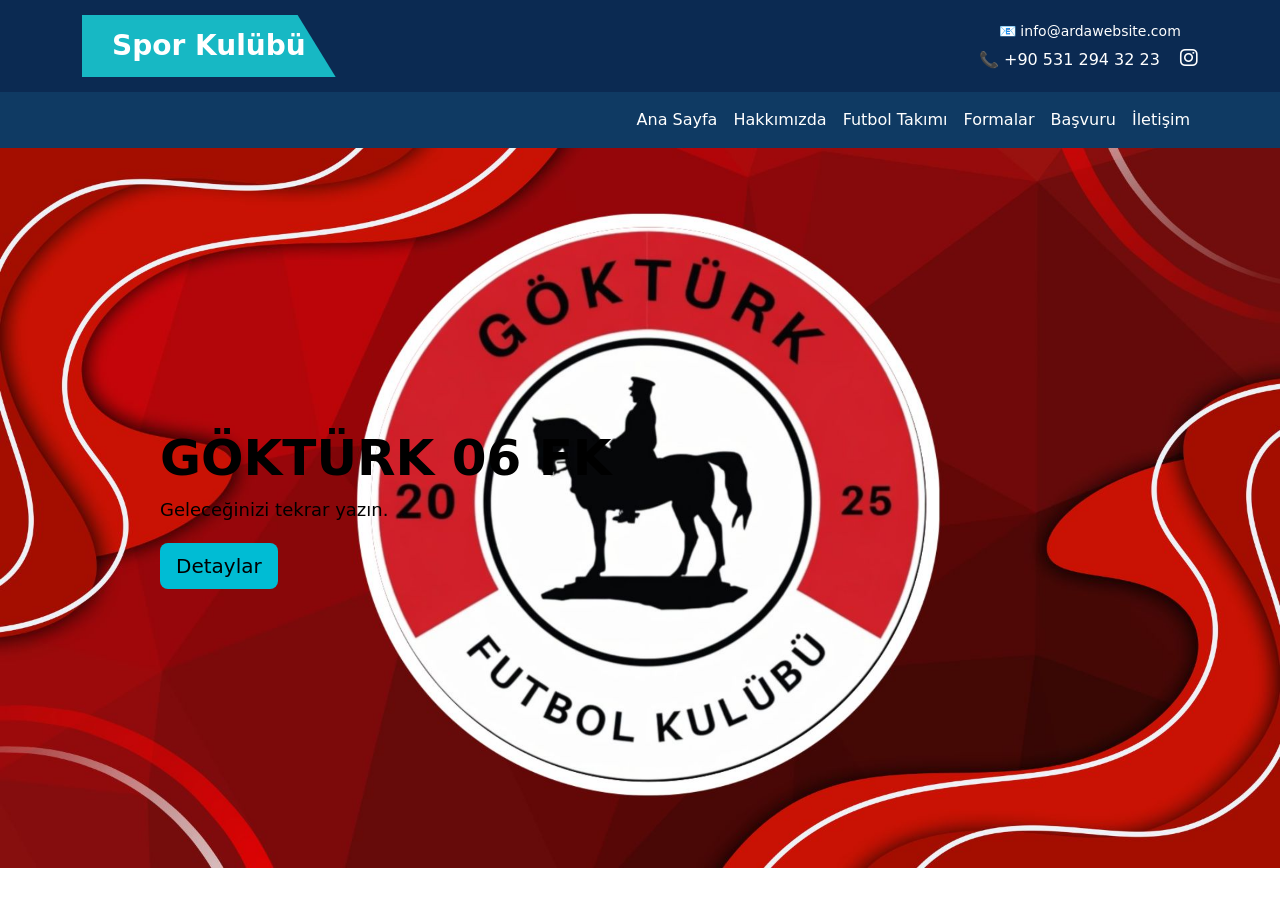
<file: index.html>
<!DOCTYPE html>
<html lang="tr">
<head>
<meta charset="UTF-8">
<meta name="viewport" content="width=device-width, initial-scale=1">

<title>Spor Kulübü</title>

<link href="https://cdn.jsdelivr.net/npm/bootstrap@5.3.2/dist/css/bootstrap.min.css" rel="stylesheet">

<link rel="stylesheet" href="https://cdn.jsdelivr.net/npm/bootstrap-icons@1.11.3/font/bootstrap-icons.css">

<link rel="stylesheet" href="style.css">
</head>

<link rel="stylesheet" href="https://cdnjs.cloudflare.com/ajax/libs/font-awesome/6.5.0/css/all.min.css">


<body>
    <div id="loader">
<img src="logo.png" class="loader-logo">
</div>


<!-- ÜST BAR -->
<div class="header-top">

<div class="container d-flex justify-content-between align-items-center">

<div class="site-title">
   <a class="navbar-brand" href="#">Spor Kulübü</a>
</div>

<div class="header-contact">
<span>📧 info@ardawebsite.com</span>
<div class="contact">
📞 +90 531 294 32 23

<a href="https://instagram.com/gokturkfk06"_blank class="insta">
<i class="fa-brands fa-instagram"></i>
</a>
</div>
</div>

</div>

</div>


<!-- MENÜ -->
<nav class="navbar navbar-expand-lg navbar-dark menu">

<div class="container">



<button class="navbar-toggler" type="button" data-bs-toggle="collapse" data-bs-target="#menu">
<span class="navbar-toggler-icon"></span>
</button>

<div class="collapse navbar-collapse" id="menu">

<ul class="navbar-nav ms-auto">

<li class="nav-item"><a class="nav-link" href="index.html">Ana Sayfa</a></li>

<li class="nav-item"><a class="nav-link" href="hakkimizda.html">Hakkımızda</a></li>

<li class="nav-item"><a class="nav-link" href="oyuncular.html">Futbol Takımı</a></li>

<li class="nav-item"><a class="nav-link" href="formalar.html">Formalar</a></li>

<li class="nav-item"><a class="nav-link" href="basvuru.html">Başvuru</a></li>

<li class="nav-item"><a class="nav-link" href="iletisim.html">İletişim</a></li>





</ul>

</div>
</div>
</nav>



<!-- SLIDER -->
<section class="hero" style="background-image:url('logo.png');">

<div class="hero-text">

<h1>GÖKTÜRK 06 FK <br> </h1>

<p>Geleceğinizi tekrar yazın.</p>

<a href="hakkimizda.html" class="btn btn-info btn-lg">Detaylar</a>

</div>

</section>

<script>
window.addEventListener("load", function(){
document.getElementById("loader").style.display = "none";
});
</script>

</body>
</html> 
<script src="https://cdn.jsdelivr.net/npm/bootstrap@5.3.2/dist/js/bootstrap.bundle.min.js"></script>

<script>
window.addEventListener("load", function(){
document.body.classList.add("loaded");
});
</script>
<script>
window.addEventListener("load", function(){
document.body.classList.add("loaded");
});
</script>

</body>
</html> 

<script>
window.addEventListener("load", function(){
document.body.classList.add("loaded");
});
</script>
</body>
</html>
</file>
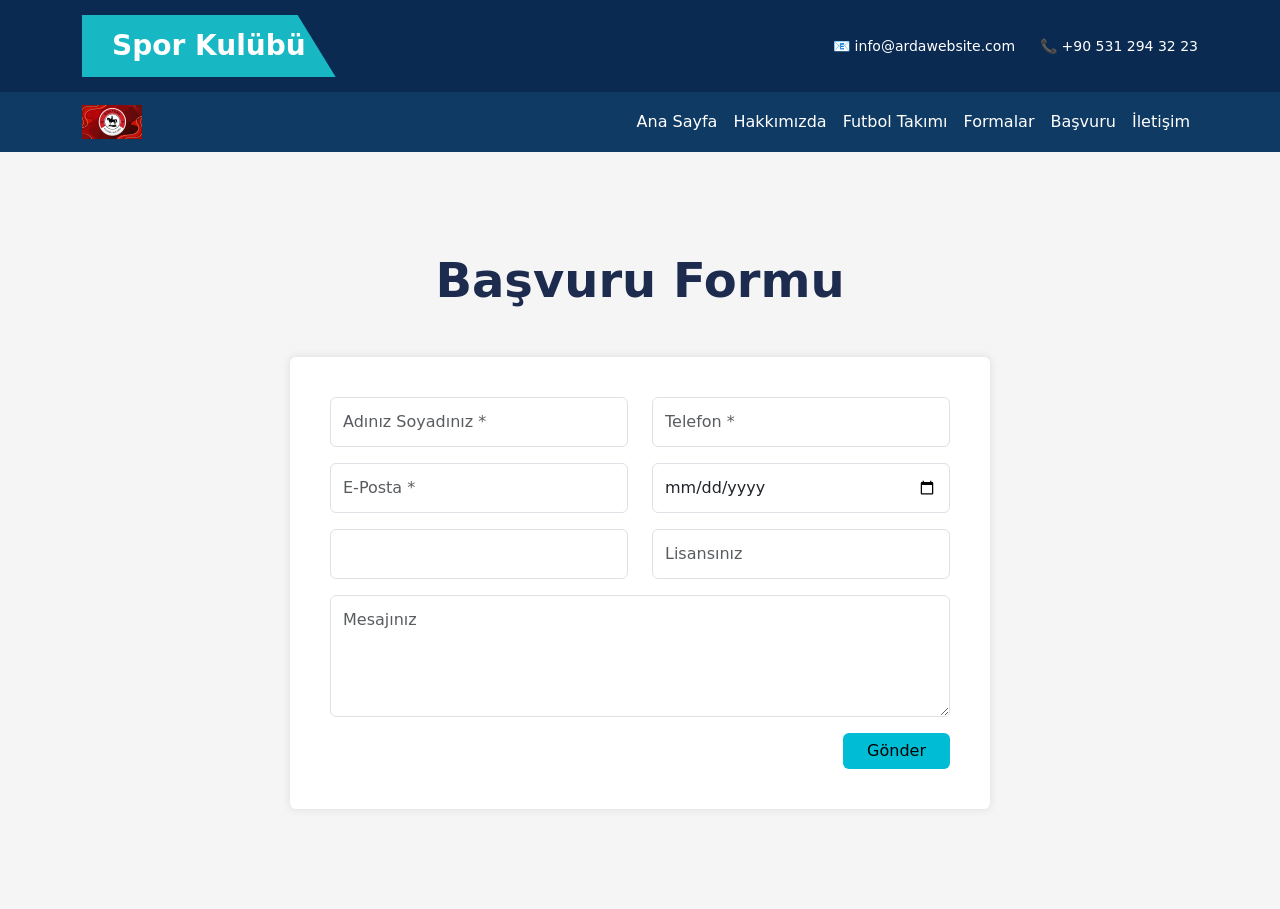
<file: basvuru.html>
<!DOCTYPE html>
<html lang="tr">
<head>

<meta charset="UTF-8">
<meta name="viewport" content="width=device-width, initial-scale=1">

<title>Başvuru</title>

<link href="https://cdn.jsdelivr.net/npm/bootstrap@5.3.2/dist/css/bootstrap.min.css" rel="stylesheet">
<link rel="stylesheet" href="style.css">

</head>

<body>

<!-- ÜST BAR -->
<div class="header-top">

<div class="container d-flex justify-content-between align-items-center">

<div class="site-title">
 <a class="navbar-brand" href="#">Spor Kulübü</a>
</div>

<div class="header-contact">
<span>📧 info@ardawebsite.com</span>
<span>📞 +90 531 294 32 23</span>
</div>

</div>

</div>


<!-- MENÜ -->
<nav class="navbar navbar-expand-lg navbar-dark menu">

<div class="container">

<a class="navbar-brand" href="index.html">
<img src="logo.png" class="menu-logo">
</a>

<button class="navbar-toggler" type="button" data-bs-toggle="collapse" data-bs-target="#menu">
<span class="navbar-toggler-icon"></span>
</button>



<button class="navbar-toggler" type="button" data-bs-toggle="collapse" data-bs-target="#menu">
<span class="navbar-toggler-icon"></span>
</button>

<div class="collapse navbar-collapse" id="menu">

<ul class="navbar-nav ms-auto">

<li class="nav-item"><a class="nav-link" href="index.html">Ana Sayfa</a></li>
<li class="nav-item"><a class="nav-link" href="hakkimizda.html">Hakkımızda</a></li>
<li class="nav-item"><a class="nav-link" href="oyuncular.html">Futbol Takımı</a></li>
<li class="nav-item"><a class="nav-link" href="formalar.html">Formalar</a></li>
<li class="nav-item"><a class="nav-link" href="basvuru.html">Başvuru</a></li>
<li class="nav-item"><a class="nav-link" href="iletisim.html">İletişim</a></li>

</ul>
</div>
</div>
</nav>

<section class="basvuru">

<div class="container">

<h1 class="text-center mb-5">Başvuru Formu</h1>

<div class="form-box">

<form>

<div class="row">

<div class="col-md-6 mb-3">
<input type="text" class="form-control" placeholder="Adınız Soyadınız *">
</div>

<div class="col-md-6 mb-3">
<input type="text" class="form-control" placeholder="Telefon *">
</div>

<div class="col-md-6 mb-3">
<input type="email" class="form-control" placeholder="E-Posta *">
</div>

<div class="col-md-6 mb-3">
<input type="date" class="form-control" placeholder="Doğum Tarihi">
</div>

<div class="col-md-6 mb-3">
<select class="form-control">



</select>
</div>

<div class="col-md-6 mb-3">
<input type="text" class="form-control" placeholder="Lisansınız">
</div>

<div class="col-md-12 mb-3">
<textarea class="form-control" rows="4" placeholder="Mesajınız"></textarea>
</div>

<div class="col-md-12 text-end">
<button class="btn btn-info px-4">Gönder</button>
</div>

</div>

</form>

</div>

</div>

</section>

<script>


</script>

<script src="https://cdn.jsdelivr.net/npm/bootstrap@5.3.2/dist/js/bootstrap.bundle.min.js"></script>
</body>
</html>
</file>
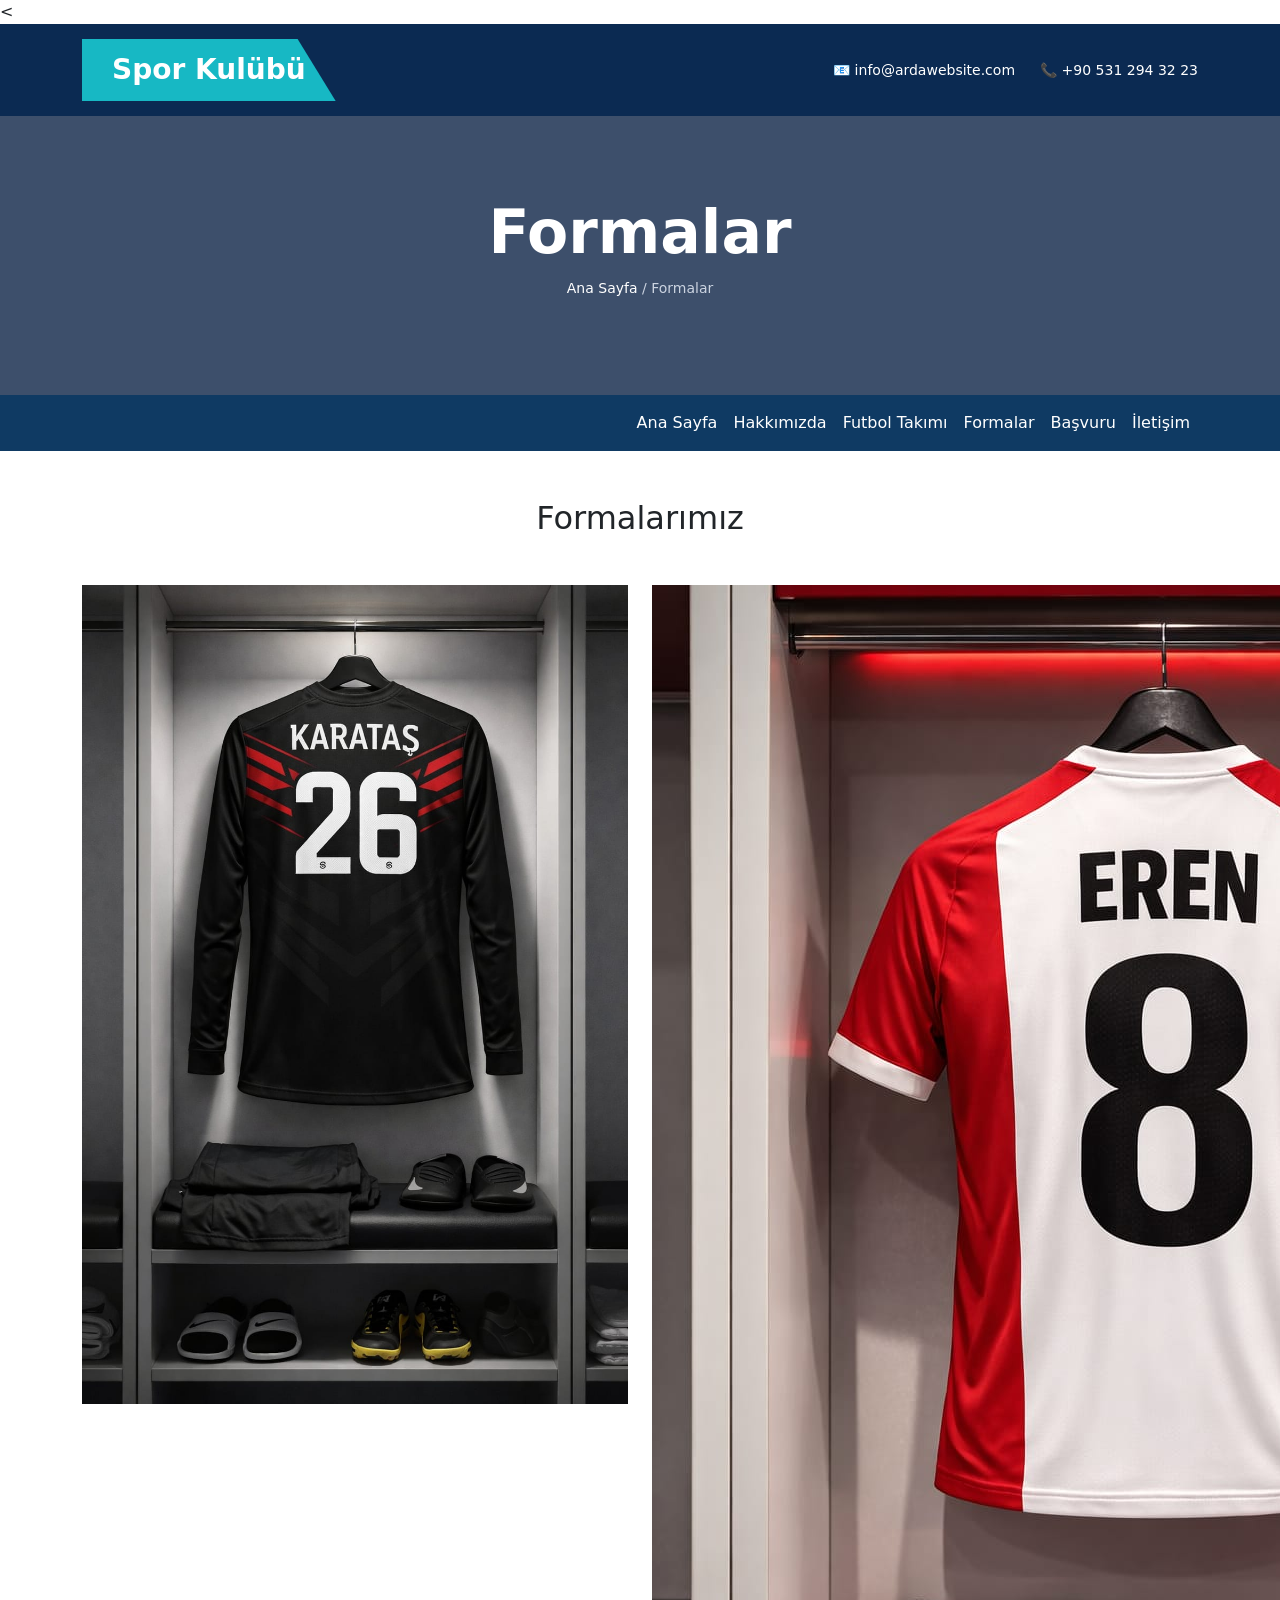
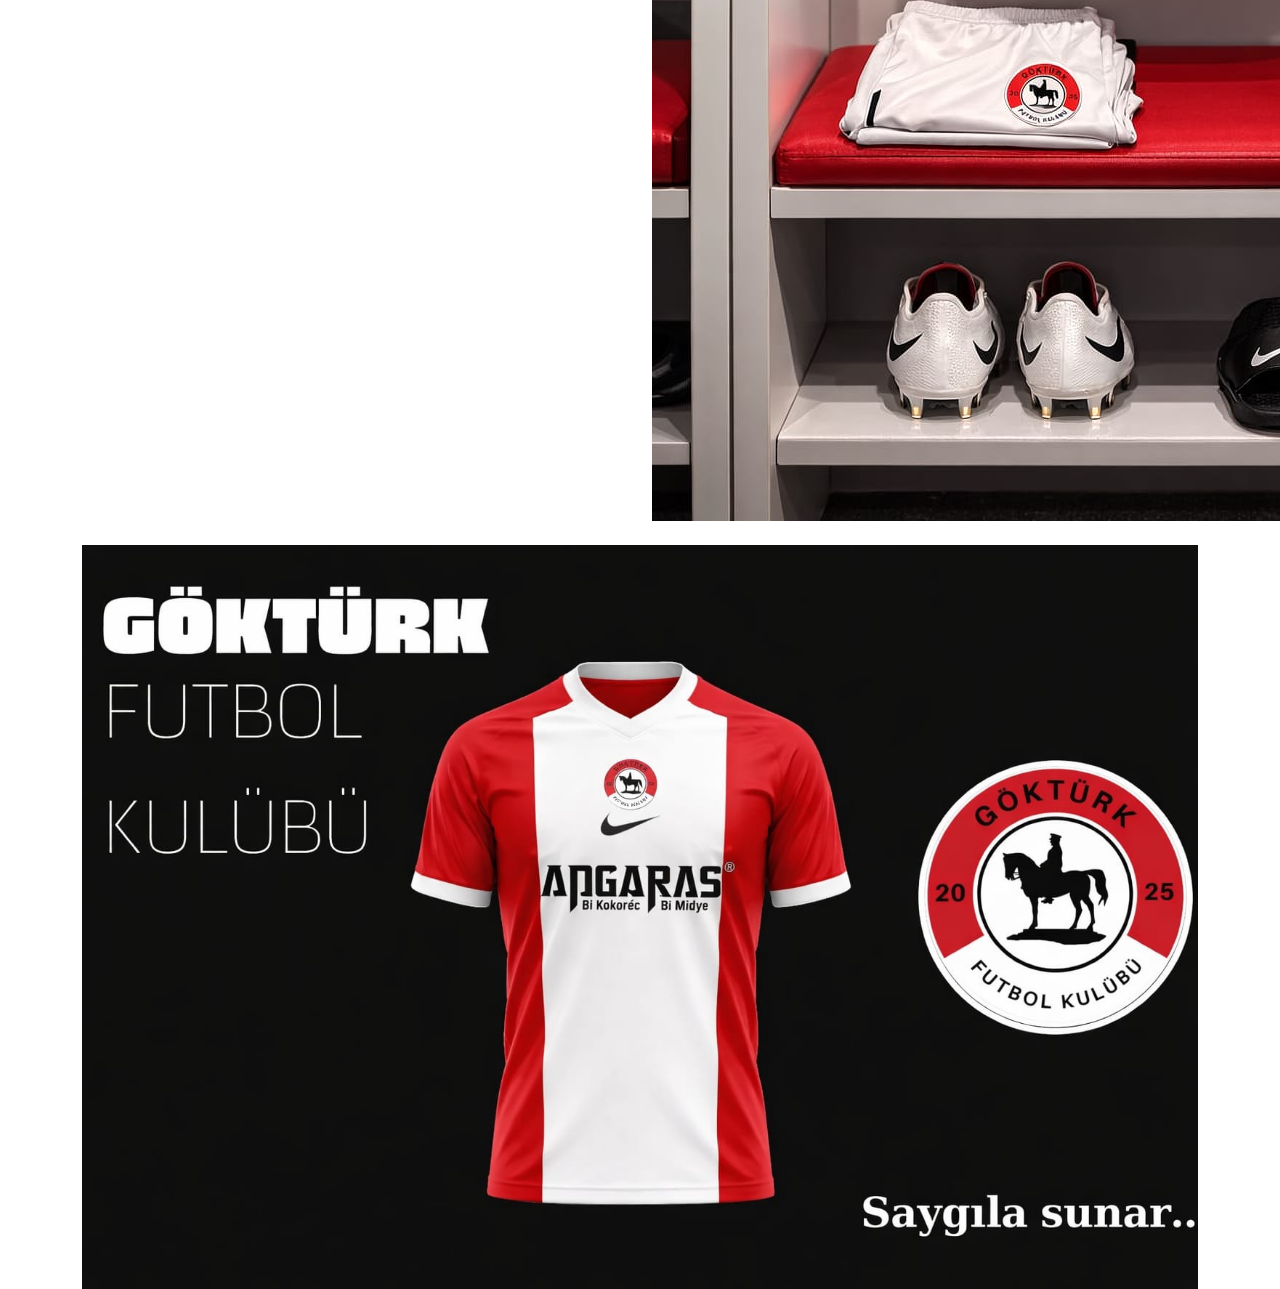
<file: formalar.html>
<!DOCTYPE html>
<html lang="tr">
<head>
<meta charset="UTF-8">
<meta name="viewport" content="width=device-width, initial-scale=1">

<title>Formalar</title>

<link href="https://cdn.jsdelivr.net/npm/bootstrap@5.3.2/dist/css/bootstrap.min.css" rel="stylesheet">
<link rel="stylesheet" href="style.css">

</head>
<body>
    <div id="loader"></div>

    <!-- ÜST BAR -->
<<div class="header-top">

<div class="container d-flex justify-content-between align-items-center">

<div class="site-title">
 <a class="navbar-brand" href="#">Spor Kulübü</a>
</div>

<div class="header-contact">
<span>📧 info@ardawebsite.com</span>
<span>📞 +90 531 294 32 23</span>
</div>

</div>

</div>

<!-- MENÜ -->
 <section class="page-header text-center">

<h1>Formalar</h1>

<p>
<a href="index.html">Ana Sayfa</a> / Formalar
</p>

</section>
<nav class="navbar navbar-expand-lg navbar-dark menu">

<div class="container">



<button class="navbar-toggler" type="button" data-bs-toggle="collapse" data-bs-target="#menu">
<span class="navbar-toggler-icon"></span>
</button>

<div class="collapse navbar-collapse" id="menu">

<ul class="navbar-nav ms-auto">

<li class="nav-item"><a class="nav-link" href="index.html">Ana Sayfa</a></li>

<li class="nav-item"><a class="nav-link" href="hakkimizda.html">Hakkımızda</a></li>

<li class="nav-item"><a class="nav-link" href="oyuncular.html">Futbol Takımı</a></li>

<li class="nav-item"><a class="nav-link" href="formalar.html">Formalar</a></li>

<li class="nav-item"><a class="nav-link" href="basvuru.html">Başvuru</a></li>

<li class="nav-item"><a class="nav-link" href="iletisim.html">İletişim</a></li>

</ul>

</div>
</div>
</nav>

<div class="container mt-5">

<h2 class="text-center mb-5">Formalarımız</h2>

<div class="row text-center">

<!-- KARATAŞ -->
<div class="col-md-6 mb-4">
<img src="kaleci.jpeg" class="img-fluid">
</div>

<!-- EREN -->
<div class="col-md-6 mb-4">
<img src="kırmızı forma.jpeg">
</div>

</div>


<!-- ALTTA BÜYÜK FORMA -->
<div class="row text-center">

<div class="col-12">
<img src="forma onu.jpeg" class="img-fluid">
</div>

</div>

</div>

<script>
window.addEventListener("load", function(){
document.getElementById("loader").style.display = "none";
});
</script>

</body>
</html>
</body>
</html>
</file>
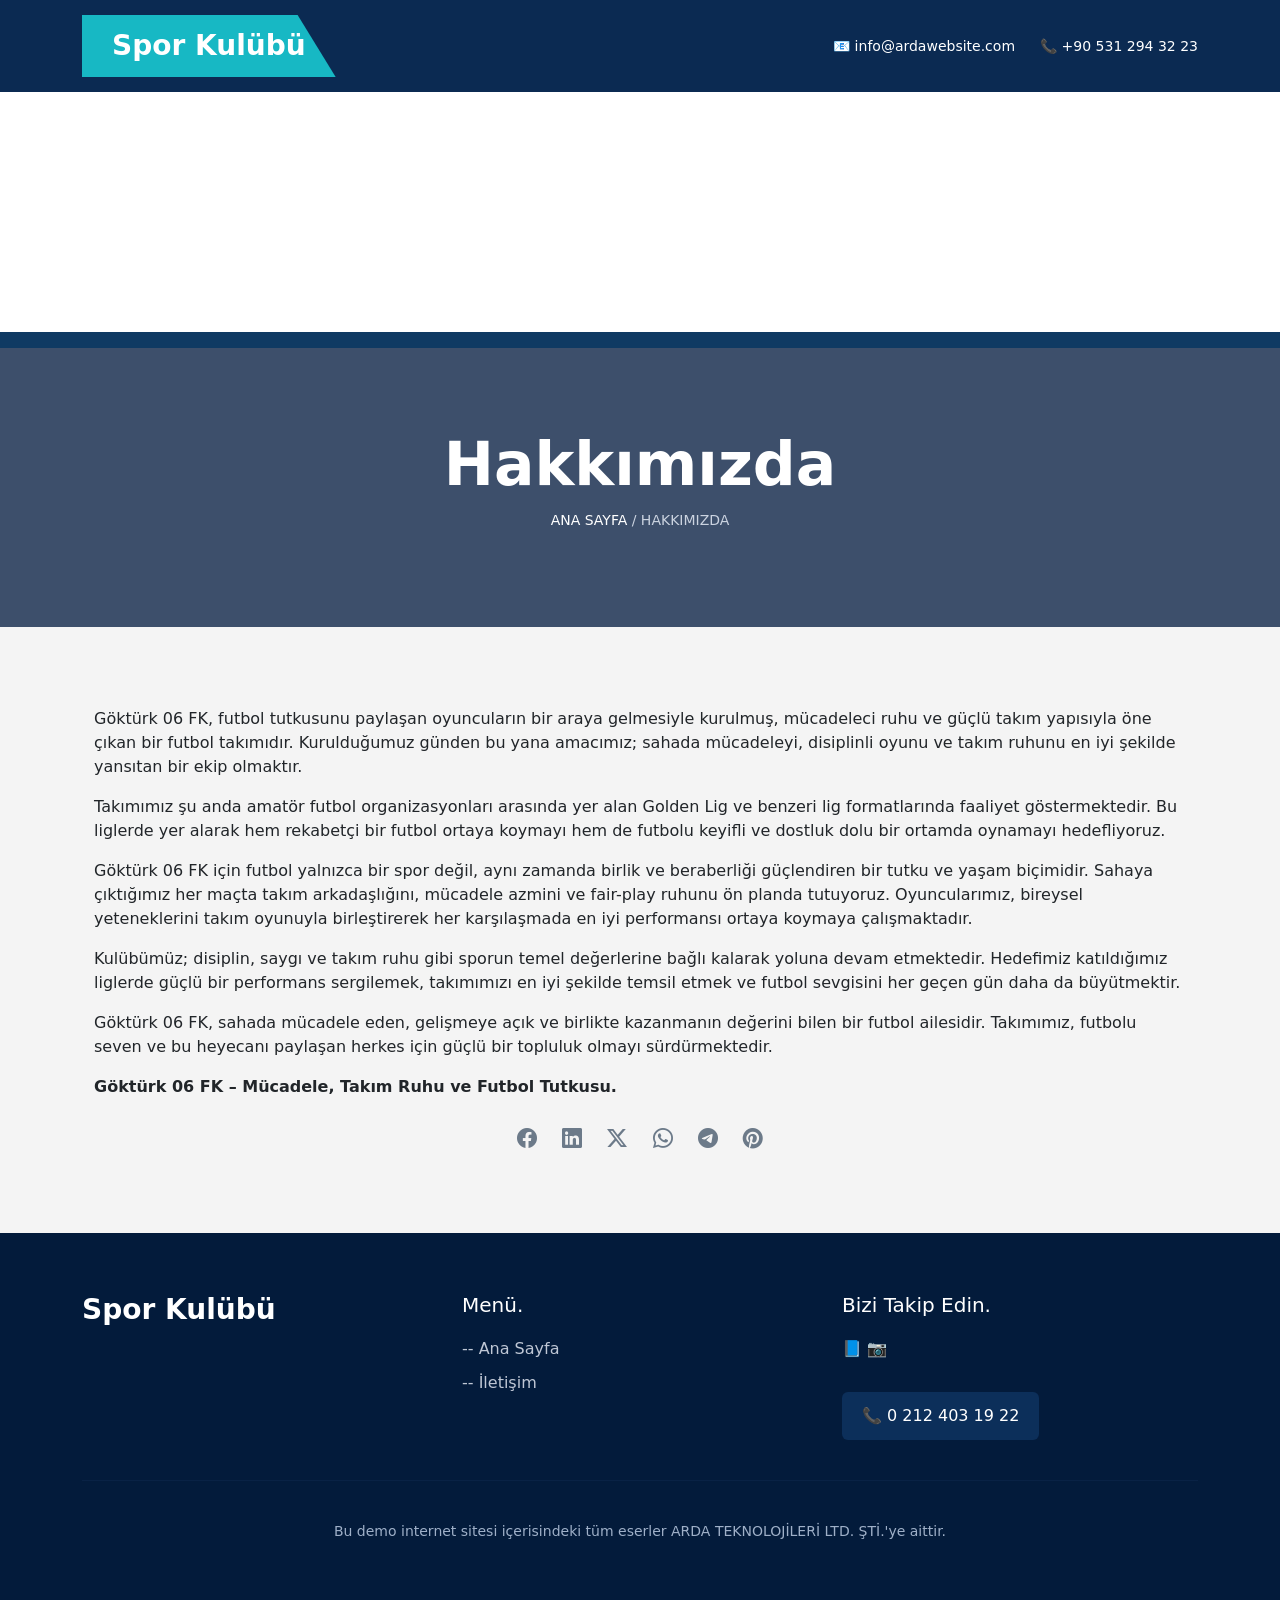
<file: hakkimizda.html>
<!DOCTYPE html>
<html lang="tr">
<head>
<meta charset="UTF-8">
<meta name="viewport" content="width=device-width, initial-scale=1">

<title>Hakkımızda</title>

<link href="https://cdn.jsdelivr.net/npm/bootstrap@5.3.2/dist/css/bootstrap.min.css" rel="stylesheet">
<link rel="stylesheet" href="style.css">


<link rel="stylesheet" href="https://cdn.jsdelivr.net/npm/bootstrap-icons@1.11.3/font/bootstrap-icons.css">

</head>

<body>
    <div class="header-top">
<div class="container d-flex justify-content-between align-items-center">

<div class="site-title">
<a class="navbar-brand" href="#">Spor Kulübü</a>
</div>

<div class="header-contact">
<span>📧 info@ardawebsite.com</span>
<span>📞 +90 531 294 32 23</span>
</div>

</div>
</div>
<ul class="navbar-nav ms-auto">

<li class="nav-item"><a class="nav-link" href="index.html">Ana Sayfa</a></li>

<li class="nav-item"><a class="nav-link" href="hakkimizda.html">Hakkımızda</a></li>

<li class="nav-item"><a class="nav-link" href="oyuncular.html">Futbol Takımı</a></li>

<li class="nav-item"><a class="nav-link" href="formalar.html">Formalar</a></li>

<li class="nav-item"><a class="nav-link" href="basvuru.html">Başvuru</a></li>

<li class="nav-item"><a class="nav-link" href="iletisim.html">İletişim</a></li>


</ul>

</div>
</nav>

<!-- MENÜ -->
<nav class="navbar navbar-expand-lg navbar-dark menu">

<div class="container">


<button class="navbar-toggler" type="button" data-bs-toggle="collapse" data-bs-target="#menu">
<span class="navbar-toggler-icon"></span>
</button>

<div class="collapse navbar-collapse" id="menu">

<ul class="navbar-nav ms-auto">



</ul>

</div>
</div>

</nav>

<!-- SAYFA BAŞLIĞI -->
<section class="page-header">

<div class="container text-center">

<h1>Hakkımızda</h1>

<p><a href="index.html">ANA SAYFA</a> / HAKKIMIZDA</p>

</div>

</section>


<!-- YAZI -->
<section class="about-section">

<div class="container">

<div class="container hakkimizda-text">

<p>
Göktürk 06 FK, futbol tutkusunu paylaşan oyuncuların bir araya gelmesiyle kurulmuş, mücadeleci ruhu ve güçlü takım yapısıyla öne çıkan bir futbol takımıdır. Kurulduğumuz günden bu yana amacımız; sahada mücadeleyi, disiplinli oyunu ve takım ruhunu en iyi şekilde yansıtan bir ekip olmaktır.
</p>

<p>
Takımımız şu anda amatör futbol organizasyonları arasında yer alan Golden Lig ve benzeri lig formatlarında faaliyet göstermektedir. Bu liglerde yer alarak hem rekabetçi bir futbol ortaya koymayı hem de futbolu keyifli ve dostluk dolu bir ortamda oynamayı hedefliyoruz.
</p>

<p>
Göktürk 06 FK için futbol yalnızca bir spor değil, aynı zamanda birlik ve beraberliği güçlendiren bir tutku ve yaşam biçimidir. Sahaya çıktığımız her maçta takım arkadaşlığını, mücadele azmini ve fair-play ruhunu ön planda tutuyoruz. Oyuncularımız, bireysel yeteneklerini takım oyunuyla birleştirerek her karşılaşmada en iyi performansı ortaya koymaya çalışmaktadır.
</p>

<p>
Kulübümüz; disiplin, saygı ve takım ruhu gibi sporun temel değerlerine bağlı kalarak yoluna devam etmektedir. Hedefimiz katıldığımız liglerde güçlü bir performans sergilemek, takımımızı en iyi şekilde temsil etmek ve futbol sevgisini her geçen gün daha da büyütmektir.
</p>

<p>
Göktürk 06 FK, sahada mücadele eden, gelişmeye açık ve birlikte kazanmanın değerini bilen bir futbol ailesidir. Takımımız, futbolu seven ve bu heyecanı paylaşan herkes için güçlü bir topluluk olmayı sürdürmektedir.
</p>

<p><strong>Göktürk 06 FK – Mücadele, Takım Ruhu ve Futbol Tutkusu.</strong></p>

</div>
<div class="social-icons text-center mt-4">

<a href="#"><i class="bi bi-facebook"></i></a>
<a href="#"><i class="bi bi-linkedin"></i></a>
<a href="#"><i class="bi bi-twitter-x"></i></a>
<a href="#"><i class="bi bi-whatsapp"></i></a>
<a href="#"><i class="bi bi-telegram"></i></a>
<a href="#"><i class="bi bi-pinterest"></i></a>

</div>

</div>

</div>

</section>

<!-- FOOTER -->
<footer class="footer">

<div class="container">

<div class="row">

<div class="col-md-4">
<h3>Spor Kulübü</h3>
</div>

<div class="col-md-4">
<h5>Menü.</h5>

<ul class="footer-menu">

<li><a href="index.html">-- Ana Sayfa</a></li>
<li><a href="#">-- İletişim</a></li>

</ul>

</div>

<div class="col-md-4">
<h5>Bizi Takip Edin.</h5>

<p>📘  📷</p>

<div class="phone-box">
📞 0 212 403 19 22
</div>

</div>

</div>

<hr>

<p class="copyright">
Bu demo internet sitesi içerisindeki tüm eserler ARDA TEKNOLOJİLERİ LTD. ŞTİ.'ye aittir.
</p>

</div>

</footer>

<script>
window.addEventListener("load", function(){
document.getElementById("loader").style.display = "none";
});
</script>

</body>
</html>
</body>
</html>
</file>
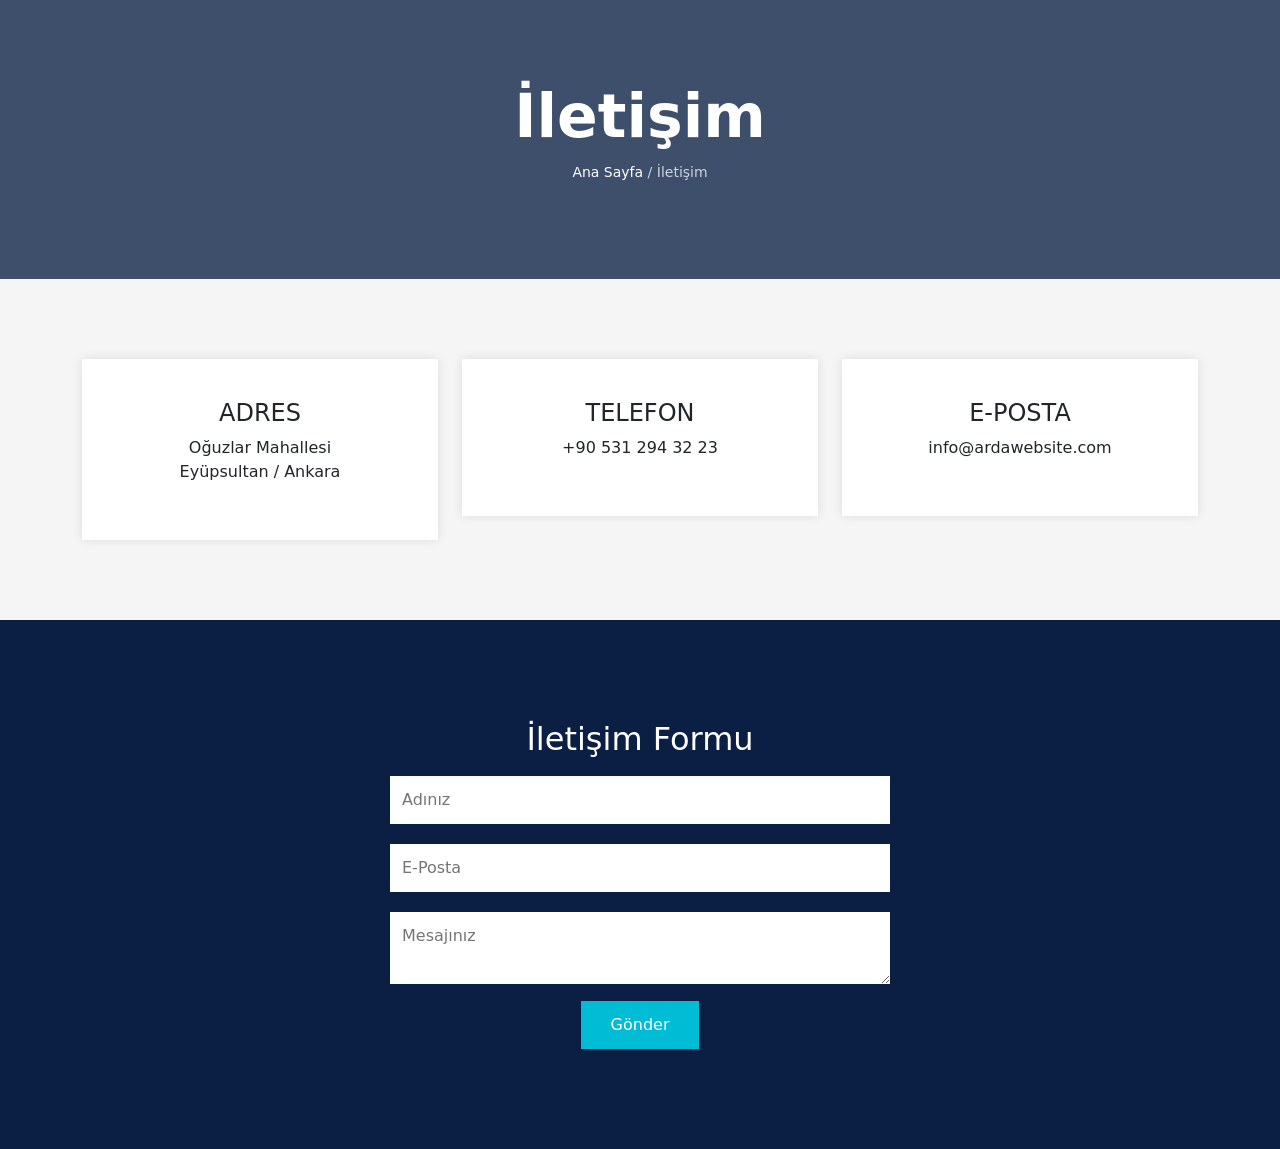
<file: iletisim.html>
<!DOCTYPE html>
<html lang="tr">
<head>

<meta charset="UTF-8">
<meta name="viewport" content="width=device-width, initial-scale=1">

<title>İletişim</title>

<link href="https://cdn.jsdelivr.net/npm/bootstrap@5.3.2/dist/css/bootstrap.min.css" rel="stylesheet">
<link rel="stylesheet" href="style.css">

</head>

<body>
    <div id="loader"></div>

    

<section class="page-header">

<div class="container text-center">

<h1>İletişim</h1>

<p>
<a href="index.html">Ana Sayfa</a> / İletişim
</p>

</div>

</section>


<!-- İLETİŞİM BİLGİLERİ -->

<section class="contact-boxes">

<div class="container">

<div class="row text-center">

<div class="col-md-4">
<div class="box">
<h4>ADRES</h4>
<p>Oğuzlar Mahallesi<br>Eyüpsultan / Ankara</p>
</div>
</div>

<div class="col-md-4">
<div class="box">
<h4>TELEFON</h4>
<p>+90 531 294 32 23</p>
</div>
</div>

<div class="col-md-4">
<div class="box">
<h4>E-POSTA</h4>
<p>info@ardawebsite.com</p>
</div>
</div>

</div>

</div>

</section>


<!-- İLETİŞİM FORMU -->

<section class="contact-form">

<div class="container text-center">

<h2>İletişim Formu</h2>

<div class="form-area">

<input type="text" placeholder="Adınız">
<input type="email" placeholder="E-Posta">
<textarea placeholder="Mesajınız"></textarea>

<button>Gönder</button>

</div>

</div>

</section>

<script>
window.addEventListener("load", function(){
document.getElementById("loader").style.display = "none";
});
</script>

</body>
</html>
</body>
</html>
</file>
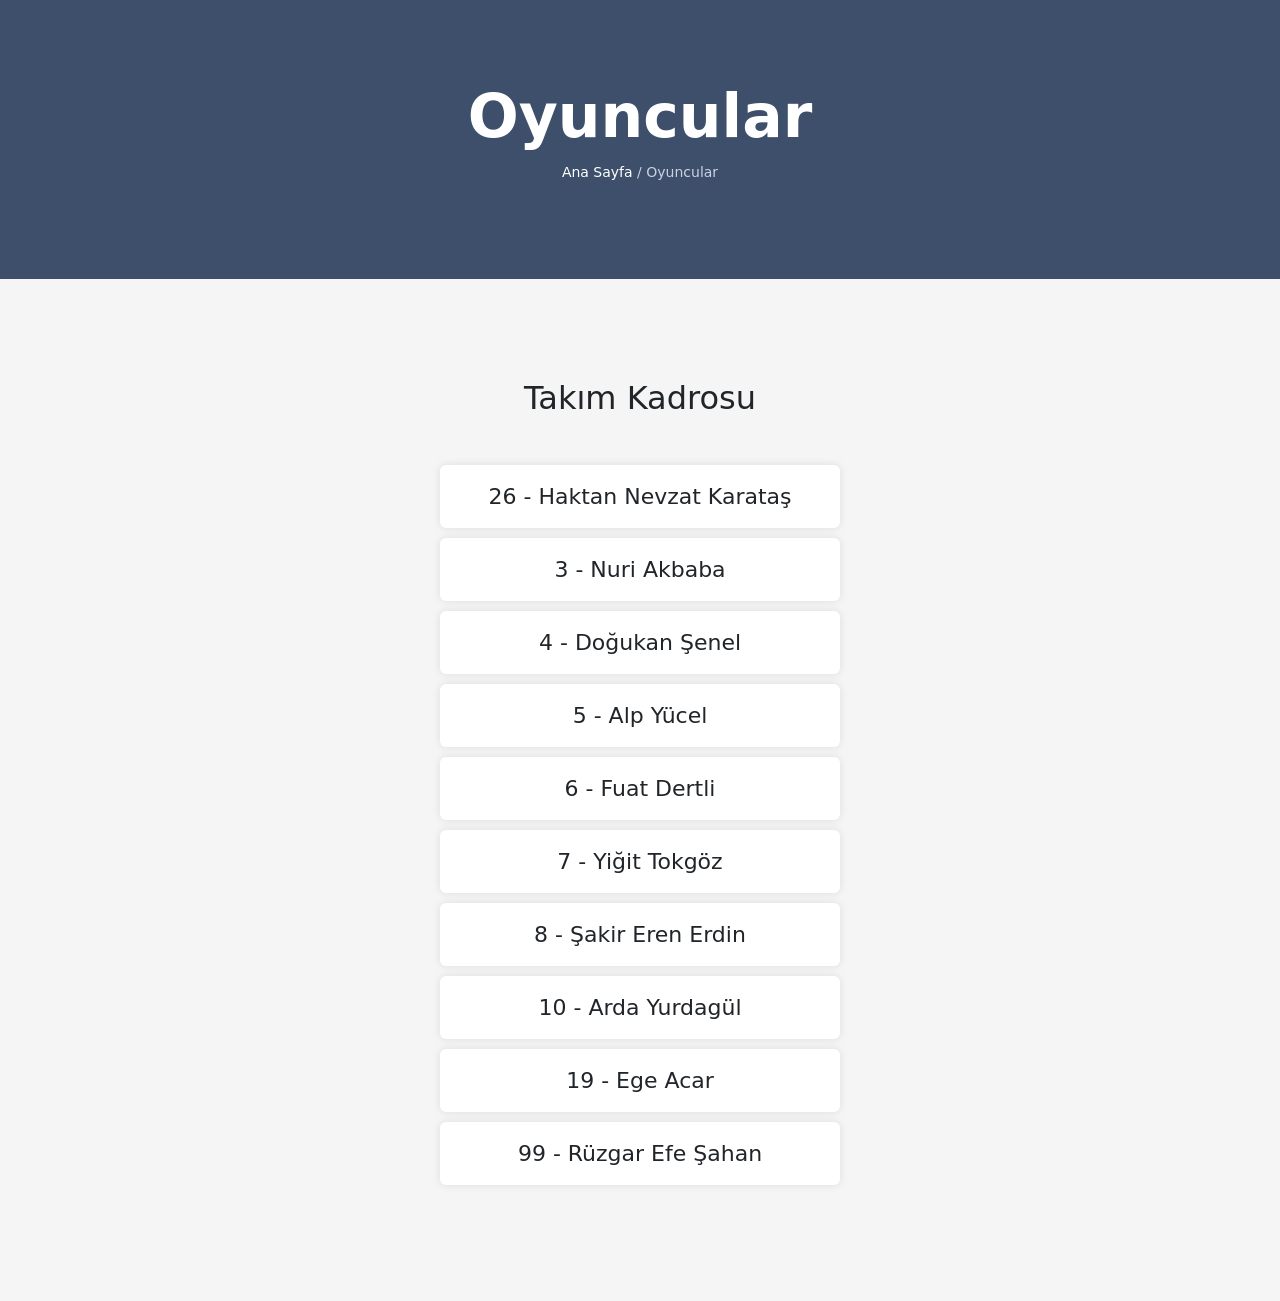
<file: oyuncular.html>
<!DOCTYPE html>
<html lang="tr">
<head>

<meta charset="UTF-8">
<meta name="viewport" content="width=device-width, initial-scale=1">

<title>Oyuncular</title>

<link href="https://cdn.jsdelivr.net/npm/bootstrap@5.3.2/dist/css/bootstrap.min.css" rel="stylesheet">
<link rel="stylesheet" href="style.css">

</head>

<body>
    <div id="loader"></div>

<!-- BAŞLIK -->
<section class="page-header">

<div class="container text-center">

<h1>Oyuncular</h1>

<p>
<a href="index.html">Ana Sayfa</a> / Oyuncular
</p>

</div>

</section>

<!-- OYUNCULAR -->
<section class="oyuncular">

<div class="container">

<h2 class="text-center mb-5">Takım Kadrosu</h2>

<ul class="oyuncu-listesi">

<li>26 - Haktan Nevzat Karataş</li>
<li>3 - Nuri Akbaba</li>
<li>4 - Doğukan Şenel</li>
<li>5 - Alp Yücel</li>
<li>6 - Fuat Dertli</li>
<li>7 - Yiğit Tokgöz</li>
<li>8 - Şakir Eren Erdin</li>
<li>10 - Arda Yurdagül</li>
<li>19 - Ege Acar</li>
<li>99 - Rüzgar Efe Şahan</li>

</ul>

</div>

</section>
<script>
window.addEventListener("load", function(){
document.getElementById("loader").style.display = "none";
});
</script>

</body>
</html>

</body>
</html>
</file>
<file: style.css>
}
body{
font-family: Arial;
}

/* ÜST BAR */

.topbar{
background:#2b2b2b;
color:white;
padding:10px 0;
}

.logo span{
color:#f1b100;
}

/* MENÜ */

.menu{
background:#0b2c4d;
}

/* HERO */

.hero{
background:url("logo.png") center center;
background-size:contain;
background-repeat:no-repeat;
background-color:#111;
height:80vh;
display:flex;
align-items:center;
justify-content:center;
}

.hero-text{
color:white;
max-width:600px;
margin-left:50px;
}

.hero-text h1{
font-size:48px;
font-weight:bold;
}

.hero-text p{
font-size:18px;
margin-bottom:20px;
}


/* MOBİL */

@media(max-width:768px){

.hero{
height:60vh;
text-align:center;
}

.hero-text{
margin:0 auto;
}

.hero-text h1{
font-size:30px;
}

}

.hero{
height:80vh;
display:flex;
align-items:center;

background-image:url("logo.png");
background-size:cover;
background-position:center;
background-repeat:no-repeat;
}

.hero{
height:80vh;
display:flex;
align-items:center;
background-size:cover;
background-position:center;
background-repeat:no-repeat;
}

.hero-text{
color:black;
max-width:500px;
margin-left:80px;
}

.hero-text h1{
font-size:50px;
font-weight:bold;
}

.hero-text p{
font-size:18px;
margin-bottom:20px;
}

.hero{
height:80vh;
display:flex;
align-items:center;
justify-content:flex-start;
padding-left:80px;
background-size:cover;
background-position:center;
}

.about-section{
padding:80px 0;
background:#f5f5f5;
}

.about-text{
max-width:700px;
margin:auto;
line-height:1.8;
font-size:16px;
color:#555;
}

.about-text p{
margin-bottom:25px;
}
.about-area{
padding:80px 0;
background:#f2f2f2;
}

.about-container{
width:700px;
margin:auto;
}

.about-container p{
color:#6c7a89;
font-size:15px;
line-height:28px;
margin-bottom:25px;
}
.page-header{
background:#3f4f6b;
padding:80px 0;
color:white;
text-align:center;
}

.page-header h1{
font-size:60px;
font-weight:700;
margin-bottom:10px;
}

.page-header p{
font-size:14px;
color:#cbd3e0;
}

.page-header a{
color:#cbd3e0;
text-decoration:none;
}

.menu{
background:#0f3a63;
}

.page-header{
background:#3f4f6b;
padding:80px 0;
color:white;
}

.page-header h1{
font-size:60px;
font-weight:700;
}

.page-header p{
font-size:14px;
color:#cbd3e0;
}

.about-section{
padding:80px 0;
background:#f4f4f4;
}

.about-text{
max-width:700px;
margin:auto;
}

.about-text p{
color:#6c7a89;
line-height:28px;
margin-bottom:25px;
}

.footer{
background:#031b3b;
color:white;
padding:60px 0;
}

.footer h3{
font-weight:700;
}

.footer h5{
margin-bottom:20px;
}

.footer-menu{
list-style:none;
padding:0;
}

.footer-menu li{
margin-bottom:10px;
}

.footer-menu a{
color:#bfc7d5;
text-decoration:none;
}

.phone-box{
background:#0c2f5a;
padding:12px 20px;
display:inline-block;
border-radius:6px;
margin-top:15px;
}

.footer hr{
margin:40px 0;
border-color:#1c3b63;
}

.copyright{
text-align:center;
color:#9fb0c8;
font-size:14px;
}

@media (max-width:768px){

.footer{
text-align:center;
}

.phone-box{
display:block;
margin:auto;
margin-top:20px;
}

.footer-menu{
margin-bottom:20px;
}

}

.social-icons a{
color:#6c7a89;
font-size:20px;
margin:0 10px;
text-decoration:none;
}

.social-icons a:hover{
color:#0d6efd;
}

.basvuru{
padding:100px 0;
background:#f5f5f5;
}

.basvuru h1{
font-size:48px;
font-weight:700;
color:#1d2b4f;
}

.form-box{
background:white;
padding:40px;
border-radius:6px;
box-shadow:0 0 10px rgba(0,0,0,0.1);
max-width:700px;
margin:auto;
}

.form-control{
padding:12px;
}


.basvuru{
padding:100px 0;
background:#f5f5f5;
}

.basvuru h1{
font-size:48px;
font-weight:700;
color:#1d2b4f;
}

.form-box{
background:white;
padding:40px;
border-radius:6px;
box-shadow:0 0 10px rgba(0,0,0,0.1);
max-width:700px;
margin:auto;
}

.form-control{
padding:12px;
}

.page-header{
background:#3d4f6b;
color:white;
padding:80px 0;
text-align:center;
}

.page-header h1{
font-size:60px;
font-weight:700;
}

.page-header a{
color:white;
text-decoration:none;
}

.oyuncular{
padding:100px 0;
background:#f5f5f5;
text-align:center;
}

.oyuncu-listesi{
list-style:none;
padding:0;
font-size:22px;
font-weight:500;
}

.oyuncu-listesi li{
background:white;
margin:10px auto;
padding:15px;
max-width:400px;
border-radius:6px;
box-shadow:0 0 8px rgba(0,0,0,0.1);
}

.contact-boxes{
padding:80px 0;
background:#f5f5f5;
}

.box{
background:white;
padding:40px;
box-shadow:0 0 10px rgba(0,0,0,0.1);
}

.contact-form{
background:#0b1e44;
padding:100px 0;
color:white;
text-align:center;
}

.form-area{
max-width:500px;
margin:auto;
}

.form-area input,
.form-area textarea{
width:100%;
padding:12px;
margin:10px 0;
border:none;
}

.form-area button{
background:#00bcd4;
border:none;
padding:12px 30px;
color:white;
}

.forma{
width:100%;
border-radius:10px;
box-shadow:0 0 10px rgba(0,0,0,0.3);
}

.btn-info{
background:#00bcd4;
border:none;
transition:0.3s;
}

.btn-info:hover{
background:#0097a7;
transform:scale(1.1);
}

.navbar-nav .nav-link{
color:#ffffff;
font-weight:500;
transition:0.3s;
}

.navbar-nav .nav-link:hover{
color:#00c6d7;
transform:scale(1.05);
}
#loader{
position:fixed;
top:0;
left:0;
width:100%;
height:100%;
background:black;
display:flex;
justify-content:center;
align-items:center;
z-index:9999;
}

.spinner{
width:50px;
height:50px;
border:6px solid white;
border-top:6px solid transparent;
border-radius:50%;
animation:spin 1s linear infinite;
}

@keyframes spin{
0%{transform:rotate(0deg);}
100%{transform:rotate(360deg);}
}

body.loaded #loader{
display:none;
}

#loader{
position:fixed;
top:0;
left:0;
width:100%;
height:100%;
background:black;
display:flex;
justify-content:center;
align-items:center;
z-index:9999;
}

.loader-logo{
width:120px;
animation:spin 2s linear infinite;
}

@keyframes spin{
0%{transform:rotate(0deg);}
100%{transform:rotate(360deg);}
}

body.loaded #loader{
display:none;
}

.forma{
width:100%;
border-radius:10px;
transition:0.3s;
cursor:pointer;
}

.forma:hover{
transform:scale(1.08);
box-shadow:0 10px 25px rgba(0,0,0,0.4);
}

.menu-logo{
width:60px;
}

.header-top{
background:#0b2a52;
color:white;
padding:15px 0;
position:relative;
}

.site-title{
font-size:28px;
font-weight:700;
background:#17b8c4;
padding:10px 30px;
clip-path:polygon(0 0, 85% 0, 100% 100%, 0% 100%);
}

.header-contact span{
margin-left:20px;
font-size:14px;
}

.header-top{
background:#0b2a52;
color:white;
padding:15px 0;
position:relative;
}

.site-title{
font-size:28px;
font-weight:700;
background:#17b8c4;
padding:10px 30px;
clip-path:polygon(0 0, 85% 0, 100% 100%, 0% 100%);
}

.header-contact span{
margin-left:20px;
font-size:14px;
}

.insta{
color:white;
font-size:20px;
margin-left:15px;
text-decoration:none;
}

.insta:hover{
color:#E1306C;
}


.hero-content {
  position: absolute;
  top: 25%;
  left: 8%;
}

section.active{
opacity:1;
transform: translateY(0);
}


.hero-content h1 {
  font-size: 55px;
  font-weight: 900;
  background: linear-gradient(45deg, #ffffff, #00c6ff);
  -webkit-background-clip: text;
  -webkit-text-fill-color: transparent;
  letter-spacing: 4px;
}

.hero-content p {
  color: #ffffff;
  font-size: 18px;
  margin-top: 10px;
}

.hero {
  position: relative;
}
</file>
